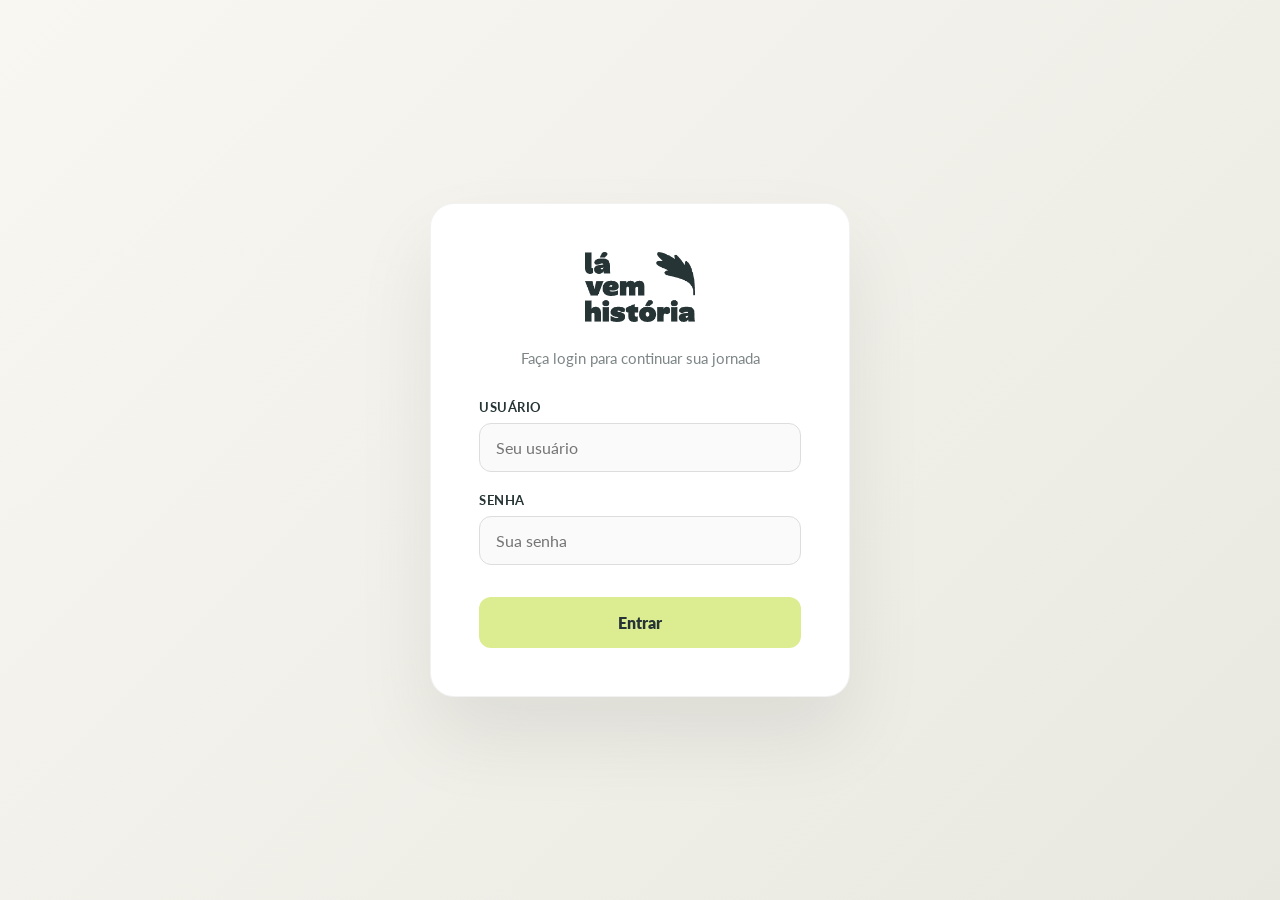
<file: index.html>
<!DOCTYPE html>
<html lang="pt-BR">
<head>
    <meta charset="UTF-8">
    <meta name="viewport" content="width=device-width, initial-scale=1.0">
    <title>Lá Vem História</title>
    <link rel="stylesheet" href="style.css">
    <link rel="stylesheet" href="https://cdnjs.cloudflare.com/ajax/libs/font-awesome/6.4.0/css/all.min.css">
    <link rel="preconnect" href="https://fonts.googleapis.com">
    <link rel="preconnect" href="https://fonts.gstatic.com" crossorigin>
    <link href="https://fonts.googleapis.com/css2?family=Lato:wght@400;700;800&display=swap" rel="stylesheet">
</head>
<body>
    <div class="app-container">
        <!-- Mobile Header (Visible only on small screens) -->
        <div class="mobile-top-bar">
            <svg xmlns="http://www.w3.org/2000/svg" width="20" height="24" viewBox="0 0 37 43" fill="none">
                <!-- Simple small logo shape for mobile -->
                <path d="M2.9553 0C2.40332 0.018443 1.87768 0.153823 1.44773 0.532996C1.14423 0.796534 0.956464 1.17702 0.928127 1.58726C0.756701 3.87521 4.973 7.34491 6.34426 8.99579C4.9907 8.9606 3.65883 8.6892 2.29901 8.90156C1.56995 9.01545 0.778594 9.24908 0.325112 9.89763C0.0753907 10.2544 -0.0494926 10.6907 0.0182584 11.1307C0.447991 13.9195 9.19776 16.6118 11.3955 18.2958C10.1298 18.46 7.90382 18.69 7.89503 20.5065C7.88667 22.2731 10.4527 22.8906 11.7244 23.3344C12.1216 23.473 12.6731 23.526 13.0903 23.6542C14.5241 24.1049 15.9728 24.3877 17.4307 24.7245C19.4071 25.1812 21.3405 25.7566 23.2185 26.5472C24.2081 26.9637 25.2569 27.2877 26.2342 27.7474C28.181 28.7234 30.2754 29.7948 31.8493 31.3556C32.5379 32.0298 33.0107 32.8412 33.5526 33.62C35.0855 35.823 35.3281 38.0565 35.3081 40.7245C35.3125 41.2234 35.3072 42.3367 35.4427 42.7559C35.5331 42.8207 35.6702 42.9462 35.8051 42.9741C35.985 43.0113 35.9406 43.0135 36.3381 42.947C36.7357 42.8805 37.0023 42.4028 37 42.2425C36.906 35.6863 36.8689 29.0526 35.3698 22.6378C35.289 22.2923 35.2108 21.9462 35.1203 21.6032C34.1434 18.1642 33.3437 14.5644 31.4466 11.5162C31.0079 10.8114 29.5222 9.07442 28.7361 8.98148C27.021 8.7787 27.6262 12.0311 27.4222 13.1776C27.2521 12.9038 27.0779 12.6303 26.9126 12.3526C24.9696 9.08756 22.6547 5.88657 19.9543 3.26005C19.452 2.74847 18.1812 2.0653 17.6305 2.85825C16.929 3.8685 17.7043 5.77173 17.8169 6.9212C17.4569 6.62554 17.059 6.36438 16.6935 6.07662C14.5382 4.37609 12.1268 3.19474 9.6551 2.0939C7.51745 1.14183 5.33604 0.0151575 2.9553 0ZM19.0035 4.60171C20.5178 6.08688 21.6429 7.6032 22.9387 9.28619C24.3257 11.0876 25.3075 13.0047 26.637 14.8227C27.0621 15.404 28.0063 15.7831 28.5511 15.1233C29.2097 14.2916 29.0965 12.2472 29.1015 11.2174C31.1445 13.3329 32.0199 16.5779 32.8213 19.3851C33.0896 20.325 33.3738 21.2576 33.6081 22.2076C34.3135 25.0667 34.7738 27.9853 34.9835 30.9287C35.0355 31.6014 35.145 32.4848 35.152 33.1355C34.6961 32.3478 34.2807 31.7543 33.7384 31.0378C31.1854 27.9786 27.4817 26.4409 23.9294 25.0404C21.193 23.9615 18.6267 23.2001 15.7466 22.6422C14.6295 22.4258 13.4968 21.9733 12.3655 21.7719C11.9574 21.6927 9.5684 20.916 9.56036 20.4915C10.0935 19.8205 12.661 20.193 13.2422 19.2056C13.3815 18.9691 13.4888 18.7721 13.4469 18.4823C13.2551 17.1577 11.3619 16.313 10.3686 15.7958C7.62703 14.3684 4.69177 13.4679 2.22272 11.5196C2.13338 11.4491 1.53752 10.9615 1.69147 10.8499C2.29612 10.4171 3.22838 10.5033 3.9298 10.5006C5.11633 10.496 6.31589 10.7856 7.49936 10.6445C7.98954 10.5861 8.53774 10.1543 8.50554 9.60009C8.45217 8.68471 7.45471 7.81975 6.89231 7.18055C5.95374 6.20239 2.65019 3.01629 2.56405 1.82244C2.6298 1.64472 2.9418 1.67131 3.10381 1.67069C4.9742 1.66608 7.5294 2.93728 9.24292 3.72856C11.0313 4.55441 12.7976 5.37524 14.4504 6.47837C15.2942 7.04154 17.4955 8.89442 18.2376 9.061C18.5756 9.13688 18.9387 9.05118 19.1862 8.79184C19.447 8.51853 19.5249 8.13156 19.517 7.75877C19.4947 6.71168 19.2725 5.60769 19.0035 4.60171Z" fill="#263435"/>
                <path d="M19.0035 4.60171C20.5178 6.08688 21.6429 7.6032 22.9387 9.28619C24.3257 11.0876 25.3075 13.0047 26.637 14.8227C27.0621 15.404 28.0063 15.7831 28.5511 15.1233C29.2097 14.2916 29.0965 12.2472 29.1015 11.2174C31.1445 13.3329 32.0199 16.5779 32.8213 19.3851C33.0896 20.325 33.3738 21.2576 33.6081 22.2076C34.3135 25.0667 34.7738 27.9853 34.9835 30.9287C35.0355 31.6014 35.145 32.4848 35.152 33.1355C34.6961 32.3478 34.2807 31.7543 33.7384 31.0378C31.1854 27.9786 27.4817 26.4409 23.9294 25.0404C21.193 23.9615 18.6267 23.2001 15.7466 22.6422C14.6295 22.4258 13.4968 21.9733 12.3655 21.7719C11.9574 21.6927 9.5684 20.916 9.56036 20.4915C10.0935 19.8205 12.661 20.193 13.2422 19.2056C13.3815 18.9691 13.4888 18.7721 13.4469 18.4823C13.2551 17.1577 11.3619 16.313 10.3686 15.7958C7.62703 14.3684 4.69177 13.4679 2.22272 11.5196C2.13338 11.4491 1.53752 10.9615 1.69147 10.8499C2.29612 10.4171 3.22838 10.5033 3.9298 10.5006C5.11633 10.496 6.31589 10.7856 7.49936 10.6445C7.98954 10.5861 8.53774 10.1543 8.50554 9.60009C8.45217 8.68471 7.45471 7.81975 6.89231 7.18055C5.95374 6.20239 2.65019 3.01629 2.56405 1.82244C2.6298 1.64472 2.9418 1.67131 3.10381 1.67069C4.9742 1.66608 7.5294 2.93728 9.24292 3.72856C11.0313 4.55441 12.7976 5.37524 14.4504 6.47837C15.2942 7.04154 17.4955 8.89442 18.2376 9.061C18.5756 9.13688 18.9387 9.05118 19.1862 8.79184C19.447 8.51853 19.5249 8.13156 19.517 7.75877C19.4947 6.71168 19.2725 5.60769 19.0035 4.60171Z" fill="#263435"/>
            </svg>
            <h1 class="mobile-title">Lá Vem História</h1>
            <button class="mobile-menu-btn" id="mobileMenuBtn">
                <i class="fa-solid fa-bars"></i>
            </button>
        </div>

        <div class="sidebar-backdrop" id="sidebarBackdrop"></div>
        <!-- Far Left Icon Menu -->
        <aside class="icon-menu">
            <div class="avatar-container">
                <img src="https://i.pravatar.cc/150?u=maria" alt="Maria Avatar" class="avatar">
            </div>
            
            <nav class="nav-icons">
                <div class="nav-item active">
                    <i class="fa-solid fa-rectangle-list"></i>
                    <span>Perguntas</span>
                </div>
                
                <div class="nav-item" id="searchNavToggle" style="position: relative;">
                    <svg xmlns="http://www.w3.org/2000/svg" width="24" height="24" viewBox="0 0 24 25" fill="none" style="margin-bottom: 8px;">
                      <path d="M18 9.75C18 6.84375 16.4062 4.125 13.875 2.625C11.2969 1.17188 8.15625 1.17188 5.625 2.625C3.04688 4.125 1.5 6.84375 1.5 9.75C1.5 12.7031 3.04688 15.4219 5.625 16.9219C8.15625 18.375 11.2969 18.375 13.875 16.9219C16.4062 15.4219 18 12.7031 18 9.75ZM16.0781 17.1562C14.3906 18.6562 12.1406 19.5 9.75 19.5C4.35938 19.5 0 15.1406 0 9.75C0 4.40625 4.35938 0 9.75 0C15.0938 0 19.5 4.40625 19.5 9.75C19.5 12.1875 18.6094 14.3906 17.1562 16.125L23.7656 22.7344C24.0469 23.0156 24.0469 23.5312 23.7656 23.8125C23.4844 24.0938 22.9688 24.0938 22.6875 23.8125L16.0781 17.1562Z" fill="#263435"/>
                    </svg>
                    <span>Buscar</span>
                    <input type="text" id="searchInput" class="search-input-field nav-search-input" placeholder="Buscar perguntas..." />
                </div>
                <div class="nav-item">
                    <svg xmlns="http://www.w3.org/2000/svg" width="24" height="24" viewBox="0 0 23 24" fill="none" style="margin-bottom: 8px;">
                      <path d="M9.70312 1.78125L9.04688 4.03125C8.90625 4.59375 8.48438 5.01562 8.01562 5.25C7.64062 5.4375 7.3125 5.625 6.98438 5.8125C6.5625 6.14062 5.95312 6.28125 5.39062 6.14062L3.14062 5.57812C3.04688 5.57812 3 5.57812 2.95312 5.57812C2.67188 5.90625 2.4375 6.23438 2.25 6.60938L2.01562 6.9375C1.82812 7.3125 1.64062 7.6875 1.5 8.0625C1.5 8.10938 1.54688 8.20312 1.59375 8.25L3.23438 9.89062C3.60938 10.3125 3.79688 10.9219 3.75 11.4375C3.75 11.625 3.75 11.8125 3.75 12C3.75 12.2344 3.75 12.4219 3.75 12.6094C3.79688 13.125 3.60938 13.6875 3.23438 14.1094L1.59375 15.7969C1.54688 15.8438 1.5 15.9375 1.5 15.9844C1.64062 16.3594 1.82812 16.7344 2.01562 17.1094L2.20312 17.4375C2.4375 17.7656 2.67188 18.1406 2.90625 18.4688C3 18.4688 3.04688 18.4688 3.14062 18.4688L5.39062 17.9062C5.95312 17.7656 6.5625 17.9062 6.98438 18.1875C7.3125 18.4219 7.64062 18.6094 8.01562 18.7969C8.48438 19.0312 8.90625 19.4531 9.04688 20.0156L9.70312 22.2656C9.70312 22.3125 9.75 22.3594 9.79688 22.4062C10.2656 22.5 10.7344 22.5 11.25 22.5C11.7188 22.5 12.1875 22.5 12.6562 22.4062C12.7031 22.3594 12.75 22.3125 12.75 22.2656L13.4062 20.0156C13.5469 19.4531 13.9688 19.0312 14.4375 18.7969C14.8125 18.6094 15.1406 18.4219 15.4688 18.1875C15.9375 17.9062 16.5 17.7656 17.0625 17.9062L19.3125 18.4688C19.4062 18.4688 19.4531 18.4688 19.5469 18.4688C19.7812 18.1406 20.0156 17.7656 20.25 17.4375L20.4375 17.1094C20.625 16.7344 20.8125 16.3594 20.9531 15.9844C20.9531 15.9375 20.9062 15.8438 20.8594 15.7969L19.2188 14.1094C18.8438 13.6875 18.6562 13.125 18.7031 12.6094C18.7031 12.4219 18.75 12.2344 18.75 12C18.75 11.8125 18.7031 11.625 18.7031 11.4375C18.6562 10.9219 18.8438 10.3125 19.2188 9.89062L20.8594 8.25C20.9062 8.20312 20.9531 8.10938 20.9531 8.0625C20.8125 7.6875 20.625 7.3125 20.4375 6.9375L20.25 6.60938C20.0156 6.23438 19.7812 5.90625 19.5469 5.57812C19.4531 5.57812 19.4062 5.57812 19.3125 5.57812L17.0625 6.14062C16.5 6.28125 15.9375 6.14062 15.4688 5.85938C15.1406 5.625 14.8125 5.4375 14.4375 5.25C13.9688 5.01562 13.5469 4.59375 13.4062 4.03125L12.75 1.78125C12.75 1.73438 12.7031 1.64062 12.6562 1.59375C12.1875 1.54688 11.7188 1.5 11.25 1.5C10.7344 1.5 10.2656 1.54688 9.79688 1.59375C9.75 1.64062 9.70312 1.73438 9.70312 1.78125ZM11.25 0C11.8594 0 12.4219 0.046875 13.0312 0.140625C13.125 0.1875 13.1719 0.1875 13.2656 0.234375C13.6875 0.46875 14.0625 0.890625 14.2031 1.35938L14.8594 3.60938C14.8594 3.70312 14.9531 3.84375 15.0938 3.89062C15.5156 4.07812 15.9375 4.3125 16.3125 4.59375C16.4531 4.6875 16.5938 4.73438 16.6875 4.6875L18.9375 4.125C19.4531 3.98438 20.0156 4.07812 20.4375 4.35938C20.4844 4.40625 20.5312 4.45312 20.5781 4.54688C20.9531 4.92188 21.2344 5.39062 21.5156 5.85938L21.75 6.1875V6.23438C21.9844 6.70312 22.2188 7.17188 22.4062 7.64062C22.4531 7.73438 22.4531 7.78125 22.4531 7.875C22.5 8.39062 22.3125 8.90625 21.9375 9.28125L20.2969 10.9688C20.25 11.0156 20.2031 11.1562 20.2031 11.2969C20.2031 11.5312 20.25 11.7656 20.25 12C20.25 12.2344 20.2031 12.4688 20.2031 12.7031C20.2031 12.8906 20.25 13.0312 20.2969 13.0781L21.9375 14.7656C22.3125 15.1406 22.5 15.6562 22.4531 16.1719C22.4531 16.2188 22.4531 16.3125 22.4062 16.4062C22.2188 16.875 21.9844 17.3438 21.75 17.8125L21.5156 18.1875C21.2344 18.6562 20.9531 19.0781 20.5781 19.5C20.5312 19.5938 20.4844 19.6406 20.4375 19.6875C20.0156 19.9688 19.4531 20.0625 18.9375 19.9219L16.6875 19.3594C16.5938 19.3125 16.4531 19.3594 16.3125 19.4531C15.9375 19.6875 15.5156 19.9219 15.0938 20.1562C14.9531 20.2031 14.8594 20.3438 14.8594 20.4375L14.2031 22.6406C14.0625 23.1562 13.6875 23.5781 13.2656 23.8125C13.1719 23.8594 13.125 23.8594 13.0312 23.9062C12.4219 23.9531 11.8594 24 11.25 24C10.6406 24 10.0312 23.9531 9.42188 23.9062C9.32812 23.8594 9.28125 23.8594 9.1875 23.8125C8.76562 23.5781 8.39062 23.1562 8.25 22.6406L7.59375 20.4375C7.59375 20.3438 7.5 20.2031 7.35938 20.1562C6.9375 19.9688 6.51562 19.7344 6.14062 19.4531C6 19.3594 5.85938 19.3594 5.76562 19.3594L3.51562 19.9219C3 20.0625 2.48438 19.9688 2.0625 19.6875C1.96875 19.6406 1.92188 19.5938 1.875 19.5469C1.5 19.125 1.21875 18.6562 0.9375 18.1875L0.75 17.8594L0.703125 17.8125C0.46875 17.3438 0.234375 16.875 0.046875 16.4062C0.046875 16.3125 0 16.2656 0 16.1719C0 15.6562 0.140625 15.1406 0.515625 14.7656L2.15625 13.0781C2.20312 13.0312 2.25 12.8906 2.25 12.7031C2.25 12.5156 2.25 12.2344 2.25 12C2.25 11.7656 2.25 11.5312 2.25 11.2969C2.25 11.1562 2.20312 11.0156 2.15625 10.9688L0.515625 9.28125C0.140625 8.90625 0 8.39062 0 7.875C0 7.78125 0.046875 7.73438 0.046875 7.64062C0.234375 7.17188 0.46875 6.70312 0.703125 6.23438L0.75 6.1875L0.9375 5.85938C1.21875 5.39062 1.54688 4.92188 1.875 4.54688C1.92188 4.45312 1.96875 4.40625 2.0625 4.35938C2.48438 4.07812 3 3.98438 3.51562 4.125L5.76562 4.6875C5.85938 4.73438 6 4.6875 6.14062 4.59375C6.51562 4.35938 6.9375 4.07812 7.35938 3.89062C7.5 3.84375 7.59375 3.70312 7.59375 3.60938L8.25 1.35938C8.39062 0.890625 8.76562 0.46875 9.1875 0.234375C9.28125 0.1875 9.32812 0.1875 9.42188 0.140625C10.0312 0.046875 10.6406 0 11.25 0ZM8.625 12C8.625 12.9844 9.09375 13.8281 9.9375 14.2969C10.7344 14.7656 11.7188 14.7656 12.5625 14.2969C13.3594 13.8281 13.875 12.9844 13.875 12C13.875 11.0625 13.3594 10.2188 12.5625 9.75C11.7188 9.28125 10.7344 9.28125 9.9375 9.75C9.09375 10.2188 8.625 11.0625 8.625 12ZM15.375 12C15.375 13.5 14.5781 14.8594 13.3125 15.6094C12 16.3125 10.4531 16.3125 9.1875 15.6094C7.875 14.8594 7.125 13.5 7.125 12C7.125 10.5469 7.875 9.1875 9.1875 8.4375C10.4531 7.73438 12 7.73438 13.3125 8.4375C14.5781 9.1875 15.375 10.5469 15.375 12Z" fill="#263435"/>
                    </svg>
                    <span>Configurações</span>
                </div>
                
                <div class="nav-item">
                    <svg xmlns="http://www.w3.org/2000/svg" width="24" height="24" viewBox="0 0 21 24" fill="none" style="margin-bottom: 8px;">
                      <path d="M3 0H18.75C19.9688 0 21 1.03125 21 2.25V17.25C21 18.2344 20.3438 19.0781 19.5 19.4062V22.5H20.25C20.625 22.5 21 22.875 21 23.25C21 23.6719 20.625 24 20.25 24H3C1.3125 24 0 22.6875 0 21V3C0 1.35938 1.3125 0 3 0ZM18 19.5H3C2.15625 19.5 1.5 20.2031 1.5 21C1.5 21.8438 2.15625 22.5 3 22.5H18V19.5ZM3 18H4.5V1.5H3C2.15625 1.5 1.5 2.20312 1.5 3V18.4219C1.92188 18.1875 2.4375 18 3 18ZM6 18H18.75C19.125 18 19.5 17.6719 19.5 17.25V2.25C19.5 1.875 19.125 1.5 18.75 1.5H6V18ZM8.25 6.75C8.25 6.375 8.57812 6 9 6H16.5C16.875 6 17.25 6.375 17.25 6.75C17.25 7.17188 16.875 7.5 16.5 7.5H9C8.57812 7.5 8.25 7.17188 8.25 6.75ZM8.25 11.25C8.25 10.875 8.57812 10.5 9 10.5H16.5C16.875 10.5 17.25 10.875 17.25 11.25C17.25 11.6719 16.875 12 16.5 12H9C8.57812 12 8.25 11.6719 8.25 11.25Z" fill="#263435"/>
                    </svg>
                    <span>Livro</span>
                </div>
            </nav>
            
            <div class="logout-container" style="flex-grow: 1; display: flex; flex-direction: column; justify-content: flex-end; margin-bottom: 24px;">
                <div class="nav-item" id="btnLogout" style="cursor: pointer;">
                    <i class="fa-solid fa-right-from-bracket"></i>
                    <span>Sair</span>
                </div>
            </div>
            
            <div class="bottom-logo">
                <svg xmlns="http://www.w3.org/2000/svg" width="37" height="43" viewBox="0 0 37 43" fill="none">
                  <path d="M2.9553 0C2.40332 0.018443 1.87768 0.153823 1.44773 0.532996C1.14423 0.796534 0.956464 1.17702 0.928127 1.58726C0.756701 3.87521 4.973 7.34491 6.34426 8.99579C4.9907 8.9606 3.65883 8.6892 2.29901 8.90156C1.56995 9.01545 0.778594 9.24908 0.325112 9.89763C0.0753907 10.2544 -0.0494926 10.6907 0.0182584 11.1307C0.447991 13.9195 9.19776 16.6118 11.3955 18.2958C10.1298 18.46 7.90382 18.69 7.89503 20.5065C7.88667 22.2731 10.4527 22.8906 11.7244 23.3344C12.1216 23.473 12.6731 23.526 13.0903 23.6542C14.5241 24.1049 15.9728 24.3877 17.4307 24.7245C19.4071 25.1812 21.3405 25.7566 23.2185 26.5472C24.2081 26.9637 25.2569 27.2877 26.2342 27.7474C28.181 28.7234 30.2754 29.7948 31.8493 31.3556C32.5379 32.0298 33.0107 32.8412 33.5526 33.62C35.0855 35.823 35.3281 38.0565 35.3081 40.7245C35.3125 41.2234 35.3072 42.3367 35.4427 42.7559C35.5331 42.8207 35.6702 42.9462 35.8051 42.9741C35.985 43.0113 35.9406 43.0135 36.3381 42.947C36.7357 42.8805 37.0023 42.4028 37 42.2425C36.906 35.6863 36.8689 29.0526 35.3698 22.6378C35.289 22.2923 35.2108 21.9462 35.1203 21.6032C34.1434 18.1642 33.3437 14.5644 31.4466 11.5162C31.0079 10.8114 29.5222 9.07442 28.7361 8.98148C27.021 8.7787 27.6262 12.0311 27.4222 13.1776C27.2521 12.9038 27.0779 12.6303 26.9126 12.3526C24.9696 9.08756 22.6547 5.88657 19.9543 3.26005C19.452 2.74847 18.1812 2.0653 17.6305 2.85825C16.929 3.8685 17.7043 5.77173 17.8169 6.9212C17.4569 6.62554 17.059 6.36438 16.6935 6.07662C14.5382 4.37609 12.1268 3.19474 9.6551 2.0939C7.51745 1.14183 5.33604 0.0151575 2.9553 0ZM19.0035 4.60171C20.5178 6.08688 21.6429 7.6032 22.9387 9.28619C24.3257 11.0876 25.3075 13.0047 26.637 14.8227C27.0621 15.404 28.0063 15.7831 28.5511 15.1233C29.2097 14.2916 29.0965 12.2472 29.1015 11.2174C31.1445 13.3329 32.0199 16.5779 32.8213 19.3851C33.0896 20.325 33.3738 21.2576 33.6081 22.2076C34.3135 25.0667 34.7738 27.9853 34.9835 30.9287C35.0355 31.6014 35.145 32.4848 35.152 33.1355C34.6961 32.3478 34.2807 31.7543 33.7384 31.0378C31.1854 27.9786 27.4817 26.4409 23.9294 25.0404C21.193 23.9615 18.6267 23.2001 15.7466 22.6422C14.6295 22.4258 13.4968 21.9733 12.3655 21.7719C11.9574 21.6927 9.5684 20.916 9.56036 20.4915C10.0935 19.8205 12.661 20.193 13.2422 19.2056C13.3815 18.9691 13.4888 18.7721 13.4469 18.4823C13.2551 17.1577 11.3619 16.313 10.3686 15.7958C7.62703 14.3684 4.69177 13.4679 2.22272 11.5196C2.13338 11.4491 1.53752 10.9615 1.69147 10.8499C2.29612 10.4171 3.22838 10.5033 3.9298 10.5006C5.11633 10.496 6.31589 10.7856 7.49936 10.6445C7.98954 10.5861 8.53774 10.1543 8.50554 9.60009C8.45217 8.68471 7.45471 7.81975 6.89231 7.18055C5.95374 6.20239 2.65019 3.01629 2.56405 1.82244C2.6298 1.64472 2.9418 1.67131 3.10381 1.67069C4.9742 1.66608 7.5294 2.93728 9.24292 3.72856C11.0313 4.55441 12.7976 5.37524 14.4504 6.47837C15.2942 7.04154 17.4955 8.89442 18.2376 9.061C18.5756 9.13688 18.9387 9.05118 19.1862 8.79184C19.447 8.51853 19.5249 8.13156 19.517 7.75877C19.4947 6.71168 19.2725 5.60769 19.0035 4.60171Z" fill="#263435"/>
                  <path d="M19.0035 4.60171C20.5178 6.08688 21.6429 7.6032 22.9387 9.28619C24.3257 11.0876 25.3075 13.0047 26.637 14.8227C27.0621 15.404 28.0063 15.7831 28.5511 15.1233C29.2097 14.2916 29.0965 12.2472 29.1015 11.2174C31.1445 13.3329 32.0199 16.5779 32.8213 19.3851C33.0896 20.325 33.3738 21.2576 33.6081 22.2076C34.3135 25.0667 34.7738 27.9853 34.9835 30.9287C35.0355 31.6014 35.145 32.4848 35.152 33.1355C34.6961 32.3478 34.2807 31.7543 33.7384 31.0378C31.1854 27.9786 27.4817 26.4409 23.9294 25.0404C21.193 23.9615 18.6267 23.2001 15.7466 22.6422C14.6295 22.4258 13.4968 21.9733 12.3655 21.7719C11.9574 21.6927 9.5684 20.916 9.56036 20.4915C10.0935 19.8205 12.661 20.193 13.2422 19.2056C13.3815 18.9691 13.4888 18.7721 13.4469 18.4823C13.2551 17.1577 11.3619 16.313 10.3686 15.7958C7.62703 14.3684 4.69177 13.4679 2.22272 11.5196C2.13338 11.4491 1.53752 10.9615 1.69147 10.8499C2.29612 10.4171 3.22838 10.5033 3.9298 10.5006C5.11633 10.496 6.31589 10.7856 7.49936 10.6445C7.98954 10.5861 8.53774 10.1543 8.50554 9.60009C8.45217 8.68471 7.45471 7.81975 6.89231 7.18055C5.95374 6.20239 2.65019 3.01629 2.56405 1.82244C2.6298 1.64472 2.9418 1.67131 3.10381 1.67069C4.9742 1.66608 7.5294 2.93728 9.24292 3.72856C11.0313 4.55441 12.7976 5.37524 14.4504 6.47837C15.2942 7.04154 17.4955 8.89442 18.2376 9.061C18.5756 9.13688 18.9387 9.05118 19.1862 8.79184C19.447 8.51853 19.5249 8.13156 19.517 7.75877C19.4947 6.71168 19.2725 5.60769 19.0035 4.60171Z" fill="#263435"/>
                </svg>
            </div>
        </aside>

        <!-- Floating Sidebar Menu -->
        <aside class="floating-menu">
            <header class="user-greeting">
                <h1>Olá, Maria!</h1>
                <div class="progress-container">
                    <div class="progress-bar">
                        <div class="progress-fill" style="width: 10%;"></div>
                    </div>
                    <span class="progress-text">10% respondido</span>
                </div>
            </header>
            
            <hr class="divider">
            
            <div class="chapter-list">
                <!-- Chapter 1 -->
                <div class="chapter">
                    <div class="chapter-header active">
                        <h2>Suas Raízes</h2>
                        <i class="fa-solid fa-circle-chevron-down"></i>
                    </div>
                    
                    <ul class="question-list">
                        <li class="question-item active" data-status="upcoming">
                            <i class="fa-solid fa-pencil"></i>
                            <span>Qual é o seu nome completo?</span>
                        </li>
                        <li class="question-item upcoming" data-status="upcoming">
                            <i class="fa-regular fa-circle"></i>
                            <span>Você gosta do seu nome? Ele combina com você?</span>
                        </li>
                        <li class="question-item upcoming" data-status="upcoming">
                            <i class="fa-regular fa-circle"></i>
                            <span>Seus pais escolheram esse nome por algum motivo especial? Você sabe qual?</span>
                        </li>
                        <li class="question-item upcoming" data-status="upcoming">
                            <i class="fa-regular fa-circle"></i>
                            <span>Tem algum nome que você acha que combinaria mais com você?</span>
                        </li>
                        <li class="question-item upcoming" data-status="upcoming">
                            <i class="fa-regular fa-circle"></i>
                            <span>Você tem algum apelido carinhoso? De onde ele veio?</span>
                        </li>
                        <li class="question-item upcoming" data-status="upcoming">
                            <i class="fa-regular fa-circle"></i>
                            <span>Quando e onde você nasceu?</span>
                        </li>
                        
                        <li class="question-item upcoming" data-status="upcoming">
                            <i class="fa-regular fa-circle"></i>
                            <span>Como era o lugar onde você nasceu? Uma cidade grande, uma cidade pequena, um interior?</span>
                        </li>
                        <li class="question-item upcoming" data-status="upcoming">
                            <i class="fa-regular fa-circle"></i>
                            <span>Você ainda tem alguma ligação com esse lugar hoje?</span>
                        </li>
                        <li class="question-item upcoming" data-status="upcoming">
                            <i class="fa-regular fa-circle"></i>
                            <span>Que horas do dia você nasceu? Isso era algo que sua família mencionava?</span>
                        </li>
                        <li class="question-item upcoming" data-status="upcoming">
                            <i class="fa-regular fa-circle"></i>
                            <span>Há algo sobre o dia do seu nascimento que seus pais sempre contavam?</span>
                        </li>
                    </ul>
                </div>
                
                <!-- Chapter 2 -->
                <div class="chapter">
                    <div class="chapter-header">
                        <h2>Quem Você Era</h2>
                        <i class="fa-solid fa-circle-chevron-down"></i>
                    </div>
                    <ul class="question-list">
                        <li class="question-item upcoming" data-status="upcoming">
                            <i class="fa-regular fa-circle"></i>
                            <span>Quais eram as coisas que você mais amava fazer quando era mais jovem?</span>
                        </li>
                        <li class="question-item upcoming" data-status="upcoming">
                            <i class="fa-regular fa-circle"></i>
                            <span>Que sonhos você tinha antes de formar a sua própria família?</span>
                        </li>
                        <li class="question-item upcoming" data-status="upcoming">
                            <i class="fa-regular fa-circle"></i>
                            <span>Havia alguma paixão ou hobby que você deixou pelo caminho?</span>
                        </li>
                    </ul>
                </div>
                
                <!-- Chapter 3 -->
                <div class="chapter">
                    <div class="chapter-header">
                        <h2>Seu Caminho</h2>
                        <i class="fa-solid fa-circle-chevron-down"></i>
                    </div>
                    <ul class="question-list">
                        <li class="question-item upcoming" data-status="upcoming">
                            <i class="fa-regular fa-circle"></i>
                            <span>Como você decidiu a sua área de atuação ou o que queria fazer da vida?</span>
                        </li>
                        <li class="question-item upcoming" data-status="upcoming">
                            <i class="fa-regular fa-circle"></i>
                            <span>Qual foi o maior desafio que você enfrentou na sua jornada profissional?</span>
                        </li>
                    </ul>
                </div>

                <!-- Chapter 4 -->
                <div class="chapter">
                    <div class="chapter-header">
                        <h2>Amor e Parceria</h2>
                        <i class="fa-solid fa-circle-chevron-down"></i>
                    </div>
                    <ul class="question-list">
                        <li class="question-item upcoming" data-status="upcoming">
                            <i class="fa-regular fa-circle"></i>
                            <span>Como você conheceu aquela pessoa especial que marcou a sua vida?</span>
                        </li>
                        <li class="question-item upcoming" data-status="upcoming">
                            <i class="fa-regular fa-circle"></i>
                            <span>Qual foi a lição mais valiosa que você aprendeu sobre relacionamentos?</span>
                        </li>
                    </ul>
                </div>

                <!-- Chapter 5 -->
                <div class="chapter">
                    <div class="chapter-header">
                        <h2>Ser Mãe</h2>
                        <i class="fa-solid fa-circle-chevron-down"></i>
                    </div>
                    <ul class="question-list">
                        <li class="question-item upcoming" data-status="upcoming">
                            <i class="fa-regular fa-circle"></i>
                            <span>Como foi a experiência e o sentimento quando você descobriu que seria mãe?</span>
                        </li>
                        <li class="question-item upcoming" data-status="upcoming">
                            <i class="fa-regular fa-circle"></i>
                            <span>O que mais mudou em você depois da maternidade?</span>
                        </li>
                    </ul>
                </div>
            </div>
        </aside>

        <!-- Main Content Area -->
        <main class="main-content">
            <div class="content-wrapper">
                
                <!-- Content Header -->
                <div class="content-header">
                    <div class="top-bar">
                        <span class="tag">Suas Raízes</span>
                    </div>
                    <h2 class="main-question">Qual é o seu nome completo?</h2>
                </div>
                
                <!-- Answer Area -->
                <div class="answer-area">
                    <div class="text-content">
                        <textarea class="answer-input" placeholder="Escreva aqui ou clique no microfone para começar a ditar a sua resposta..."></textarea>
                        <div id="dynamicAudio" class="dynamic-audio-container"></div>
                    </div>
                    
                    <div class="media-controls">
                        <div class="media-thumbnails" id="dynamicThumbnails">
                           <!-- Images will be injected here dynamically -->
                        </div>

                        <div class="actions-left">
                            <input type="file" id="imageUploadInput" accept="image/*" multiple style="display: none;">
                            <button class="action-btn" id="btnUploadImage">
                                <i class="fa-regular fa-image"></i>
                                <span>Imagem</span>
                            </button>
                            <button class="action-btn" id="btnUploadAudio">
                                <svg xmlns="http://www.w3.org/2000/svg" width="12" height="12" viewBox="0 0 12 12" fill="none" class="fa-regular">
                                  <path d="M6.01172 1.125C4.25391 1.125 2.66016 2.0625 1.76953 3.5625C0.902344 5.08594 0.902344 6.9375 1.76953 8.4375C2.66016 9.96094 4.25391 10.875 6.01172 10.875C7.74609 10.875 9.33984 9.96094 10.2305 8.4375C11.0977 6.9375 11.0977 5.08594 10.2305 3.5625C9.33984 2.0625 7.74609 1.125 6.01172 1.125ZM6.01172 12C3.85547 12 1.88672 10.875 0.808594 9C-0.269531 7.14844 -0.269531 4.875 0.808594 3C1.88672 1.14844 3.85547 0 6.01172 0C8.14453 0 10.1133 1.14844 11.1914 3C12.2695 4.875 12.2695 7.14844 11.1914 9C10.1133 10.875 8.14453 12 6.01172 12ZM6.01172 3.375V8.625C6.01172 8.95312 5.75391 9.1875 5.44922 9.1875C5.12109 9.1875 4.88672 8.95312 4.88672 8.625V3.375C4.88672 3.07031 5.12109 2.8125 5.44922 2.8125C5.75391 2.8125 6.01172 3.07031 6.01172 3.375ZM7.88672 4.6875V7.3125C7.88672 7.64062 7.62891 7.875 7.32422 7.875C6.99609 7.875 6.76172 7.64062 6.76172 7.3125V4.6875C6.76172 4.38281 6.99609 4.125 7.32422 4.125C7.62891 4.125 7.88672 4.38281 7.88672 4.6875ZM4.13672 5.0625V6.9375C4.13672 7.26562 3.87891 7.5 3.57422 7.5C3.24609 7.5 3.01172 7.26562 3.01172 6.9375V5.0625C3.01172 4.75781 3.24609 4.5 3.57422 4.5C3.87891 4.5 4.13672 4.75781 4.13672 5.0625ZM9.76172 5.625V6.375C9.76172 6.70312 9.50391 6.9375 9.19922 6.9375C8.87109 6.9375 8.63672 6.70312 8.63672 6.375V5.625C8.63672 5.32031 8.87109 5.0625 9.19922 5.0625C9.50391 5.0625 9.76172 5.32031 9.76172 5.625Z" fill="#263435"/>
                                </svg>
                                <span>Áudio</span>
                            </button>
                        </div>
                        
                        <div class="actions-right">
                            <button class="record-btn" id="btnDictate">
                                <svg xmlns="http://www.w3.org/2000/svg" width="9" height="12" viewBox="0 0 9 12" fill="none" class="text-dark">
                                  <path d="M5.25 2.25C5.25 1.64062 4.73438 1.125 4.125 1.125C3.49219 1.125 3 1.64062 3 2.25V6C3 6.63281 3.49219 7.125 4.125 7.125C4.73438 7.125 5.25 6.63281 5.25 6V2.25ZM1.875 2.25C1.875 1.00781 2.88281 0 4.125 0C5.36719 0 6.375 1.00781 6.375 2.25V6C6.375 7.24219 5.36719 8.25 4.125 8.25C2.88281 8.25 1.875 7.24219 1.875 6V2.25ZM1.125 5.0625V6C1.125 7.66406 2.46094 9 4.125 9C5.76562 9 7.125 7.66406 7.125 6V5.0625C7.125 4.75781 7.35938 4.5 7.6875 4.5C7.99219 4.5 8.25 4.75781 8.25 5.0625V6C8.25 8.10938 6.67969 9.82031 4.6875 10.1016V10.875H5.8125C6.11719 10.875 6.375 11.1328 6.375 11.4375C6.375 11.7656 6.11719 12 5.8125 12H2.4375C2.10938 12 1.875 11.7656 1.875 11.4375C1.875 11.1328 2.10938 10.875 2.4375 10.875H3.5625V10.1016C1.54688 9.82031 0 8.10938 0 6V5.0625C0 4.75781 0.234375 4.5 0.5625 4.5C0.867188 4.5 1.125 4.75781 1.125 5.0625Z" fill="#263435"/>
                                </svg>
                                <svg xmlns="http://www.w3.org/2000/svg" width="15" height="12" viewBox="0 0 15 12" fill="none" class="text-light">
                                  <path d="M7.5 0C7.80469 0 8.0625 0.257812 8.0625 0.5625V11.4375C8.0625 11.7656 7.80469 12 7.5 12C7.17188 12 6.9375 11.7656 6.9375 11.4375V0.5625C6.9375 0.257812 7.17188 0 7.5 0ZM12.1875 1.5C12.4922 1.5 12.75 1.75781 12.75 2.0625V9.9375C12.75 10.2656 12.4922 10.5 12.1875 10.5C11.8594 10.5 11.625 10.2656 11.625 9.9375V2.0625C11.625 1.75781 11.8594 1.5 12.1875 1.5ZM5.0625 2.25C5.36719 2.25 5.625 2.50781 5.625 2.8125V9.1875C5.625 9.51562 5.36719 9.75 5.0625 9.75C4.73438 9.75 4.5 9.51562 4.5 9.1875V2.8125C4.5 2.50781 4.73438 2.25 5.0625 2.25ZM9.9375 3C10.2422 3 10.5 3.25781 10.5 3.5625V8.4375C10.5 8.76562 10.2422 9 9.9375 9C9.60938 9 9.375 8.76562 9.375 8.4375V3.5625C9.375 3.25781 9.60938 3 9.9375 3ZM2.8125 4.5C3.11719 4.5 3.375 4.75781 3.375 5.0625V6.9375C3.375 7.26562 3.11719 7.5 2.8125 7.5C2.48438 7.5 2.25 7.26562 2.25 6.9375V5.0625C2.25 4.75781 2.48438 4.5 2.8125 4.5ZM0.5625 5.25C0.867188 5.25 1.125 5.50781 1.125 5.8125V6.1875C1.125 6.51562 0.867188 6.75 0.5625 6.75C0.234375 6.75 0 6.51562 0 6.1875V5.8125C0 5.50781 0.234375 5.25 0.5625 5.25ZM14.4375 5.25C14.7422 5.25 15 5.50781 15 5.8125V6.1875C15 6.51562 14.7422 6.75 14.4375 6.75C14.1094 6.75 13.875 6.51562 13.875 6.1875V5.8125C13.875 5.50781 14.1094 5.25 14.4375 5.25Z" fill="#263435" fill-opacity="0.5"/>
                                </svg>
                            </button>
                        </div>
                    </div>
                </div>

                <!-- Navigation Footer -->
                <div class="nav-footer">
                    <button class="nav-btn icon-only" id="btnPrevQuestion">
                        <svg xmlns="http://www.w3.org/2000/svg" width="7" height="12" viewBox="0 0 7 12" fill="none">
                          <path d="M0.205078 5.42773L5.45508 0.205078C5.70117 -0.0683594 6.11133 -0.0683594 6.38477 0.205078C6.63086 0.451172 6.63086 0.861328 6.38477 1.10742L1.57227 5.89258L6.35742 10.7051C6.63086 10.9512 6.63086 11.3613 6.35742 11.6074C6.11133 11.8809 5.70117 11.8809 5.45508 11.6074L0.205078 6.35742C-0.0683594 6.11133 -0.0683594 5.70117 0.205078 5.42773Z" fill="#263435"/>
                        </svg>
                    </button>
                    <button class="nav-btn text-icon" id="btnNextQuestion">
                        <span>Próxima</span>
                        <svg xmlns="http://www.w3.org/2000/svg" width="7" height="12" viewBox="0 0 7 12" fill="none">
                          <path d="M6.38477 5.42773C6.63086 5.70117 6.63086 6.11133 6.38477 6.35742L1.13477 11.6074C0.861328 11.8809 0.451172 11.8809 0.205078 11.6074C-0.0683594 11.3613 -0.0683594 10.9512 0.205078 10.7051L4.99023 5.91992L0.205078 1.10742C-0.0683594 0.861328 -0.0683594 0.451172 0.205078 0.205078C0.451172 -0.0683594 0.861328 -0.0683594 1.10742 0.205078L6.38477 5.42773Z" fill="#263435"/>
                        </svg>
                    </button>
                </div>
            </div>
        </main>
    </div>

    <!-- Image Modal -->
    <div id="imageModal" class="image-modal">
        <div class="image-modal-content">
            <img id="imageModalImg" src="" alt="Ampliada">
            <div class="image-modal-actions">
                <button id="btnDeleteImage" class="modal-btn delete-btn"><i class="fa-solid fa-trash"></i> Excluir</button>
                <button id="btnCloseModal" class="modal-btn close-btn"><i class="fa-solid fa-xmark"></i> Fechar</button>
            </div>
        </div>
    </div>

    <!-- Audio Record Modal -->
    <div id="audioRecordModal" class="image-modal">
        <div class="audio-modal-content">
            <div class="record-indicator">
                <div class="pulse-circle" id="recordPulse"></div>
                <span id="recordTimer">10s</span>
            </div>
            
            <div class="audio-preview-container" id="audioPreviewContainer" style="display: none;">
                <audio id="audioModalPlayer" controls></audio>
            </div>
            
            <p id="recordStatusText" class="record-status-text">Pronto para gravar?</p>
            
            <div class="image-modal-actions">
                <button id="btnRecordCancel" class="modal-btn close-btn"><i class="fa-solid fa-xmark"></i> Fechar</button>
                <button id="btnRecordStart" class="modal-btn delete-btn" style="background: var(--color-text-dark); color: white;"><i class="fa-solid fa-microphone"></i> Gravar</button>
                <button id="btnRecordStop" class="modal-btn delete-btn" style="display: none; background: #ff4757; color: white;"><i class="fa-solid fa-stop"></i> Parar</button>
                <button id="btnRecordDiscard" class="modal-btn delete-btn" style="display: none;"><i class="fa-solid fa-trash"></i> Descartar</button>
                <button id="btnRecordSave" class="modal-btn" style="display: none; background: var(--color-accent-green); color: var(--color-text-dark);"><i class="fa-solid fa-check"></i> Anexar</button>
            </div>
        </div>
    </div>

    <!-- Audio Playback Modal -->
    <div id="audioPlaybackModal" class="image-modal">
        <div class="audio-modal-content">
            <audio id="audioPlaybackPlayer" controls style="width: 100%;"></audio>
            <div class="image-modal-actions">
                <button id="btnDeleteAudioPlayback" class="modal-btn delete-btn"><i class="fa-solid fa-trash"></i> Excluir</button>
                <button id="btnCloseAudioPlayback" class="modal-btn close-btn"><i class="fa-solid fa-xmark"></i> Fechar</button>
            </div>
        </div>
    </div>

    <script src="main.js"></script>
</body>
</html>
</file>
<file: style.css>
:root {
    --bg-main: #f8f7f2;
    --bg-content: #f8f7f0;
    --color-text-dark: #263435;
    --color-text-muted: rgba(38, 52, 53, 0.6);
    --color-accent-green: #dced91;
    --color-progress: #17bf9d;
    --shadow-menu: 0px 38px 38px 0px rgba(0,0,0,0.09), 0px 9px 21px 0px rgba(0,0,0,0.1);
    --shadow-photo: 0px 50px 30px 0px rgba(0,0,0,0.05), 0px 22px 22px 0px rgba(0,0,0,0.09);
    --border-btn: rgba(38, 52, 53, 0.5);
    
    --font-heading: 'Lato', sans-serif;
    --font-body: 'Lato', sans-serif;
}

* {
    box-sizing: border-box;
    margin: 0;
    padding: 0;
}

body {
    background-color: var(--bg-main);
    color: var(--color-text-dark);
    font-family: var(--font-body);
    height: 100vh;
    overflow: hidden;
}

button, input, select, textarea {
    font-family: inherit;
}

.app-container {
    display: flex;
    height: 100vh;
    position: relative;
    padding: 24px 0;
    box-sizing: border-box;
    overflow: hidden;
}

/* ==================================
   ICON MENU (Far Left)
   ================================== */
.icon-menu {
    width: 110px;
    display: flex;
    flex-direction: column;
    align-items: center;
    padding: 24px 0;
    flex-shrink: 0;
}

.avatar-container {
    width: 64px;
    height: 64px;
    border-radius: 50%;
    overflow: hidden;
    margin-bottom: 24px;
}

.avatar-container img {
    width: 100%;
    height: 100%;
    object-fit: cover;
}

.nav-icons {
    display: flex;
    flex-direction: column;
    gap: 24px;
    align-items: center;
    flex-grow: 1;
}

.nav-item {
    display: flex;
    flex-direction: column;
    align-items: center;
    justify-content: center;
    width: 78px;
    height: 74px;
    border-radius: 8px;
    color: var(--color-text-dark);
    cursor: pointer;
    transition: background-color 0.2s;
}

.nav-item i {
    font-size: 24px;
    margin-bottom: 8px;
}

.nav-item span {
    font-size: 11px;
}

.nav-item.active {
    background-color: rgba(220, 237, 145, 0.2);
}

.nav-item:hover:not(.active) {
    background-color: rgba(0, 0, 0, 0.03);
}

.bottom-logo {
    margin-top: auto;
    color: var(--color-text-dark);
}

/* ==================================
   FLOATING SIDEBAR
   ================================== */
.floating-menu {
    width: 335px;
    height: 100%;
    background-color: var(--bg-main);
    border: 1px solid rgba(38, 52, 53, 0.1);
    border-radius: 32px;
    box-shadow: var(--shadow-menu);
    display: flex;
    flex-direction: column;
    padding: 24px;
    flex-shrink: 0;
    margin-left: -5px; /* Pull it a bit inside */
    z-index: 10;
    box-sizing: border-box;
}

.user-greeting {
    margin-bottom: 16px;
}

.user-greeting h1 {
    font-size: 18px;
    font-weight: 700;
    margin-bottom: 8px;
}

.progress-container {
    display: flex;
    flex-direction: column;
    gap: 6px;
}

.progress-bar {
    width: 100%;
    height: 5px;
    background-color: rgba(23, 191, 157, 0.1);
    border: 1px solid rgba(23, 191, 157, 0.6);
    border-radius: 4px;
    position: relative;
}

.progress-fill {
    position: absolute;
    top: -1px;
    left: 0;
    height: 5px;
    background-color: var(--color-progress);
    border-radius: 4px;
}

.progress-text {
    font-size: 12px;
    font-weight: 600;
}

.divider {
    border: none;
    height: 1px;
    background: linear-gradient(90deg, rgba(38,52,53,1) 0%, rgba(38,52,53,0) 100%);
    opacity: 0.24;
    margin: 16px 0;
}

.chapter-list {
    display: flex;
    flex-direction: column;
    gap: 16px;
    flex-grow: 1;
    overflow-y: auto;
}

/* Remove default scrollbar */
.chapter-list::-webkit-scrollbar {
    width: 0;
    background: transparent;
}

.chapter-header {
    background-color: var(--color-accent-green);
    border-radius: 8px;
    padding: 12px 16px;
    display: flex;
    justify-content: space-between;
    align-items: center;
    cursor: pointer;
    transition: transform 0.2s ease;
}
.chapter-header:hover { transform: scale(0.98); }

.chapter-header i {
    transition: transform 0.3s ease;
}

.chapter.open .chapter-header i {
    transform: rotate(180deg);
}

.chapter-header h2 {
    font-size: 15px;
    font-weight: 700;
}

.question-list {
    list-style: none;
    padding-left: 8px;
    display: none;
    flex-direction: column;
    gap: 8px;
    margin-top: 8px;
}

.chapter.open .question-list {
    display: flex;
}

.question-item {
    display: flex;
    align-items: flex-start;
    gap: 12px;
    padding: 8px 12px;
    border-radius: 8px;
    font-size: 13px;
    cursor: pointer;
    transition: background 0.2s;
}

.question-item.completed {
    color: var(--color-text-dark);
    opacity: 0.6;
    font-weight: 400;
}
.question-item.completed i {
    font-size: 12px;
    margin-top: 4px;
}

.question-item.active {
    background-color: rgba(220, 237, 145, 0.2);
    border: 1px solid var(--color-accent-green);
    color: var(--color-text-dark);
    opacity: 1;
    font-weight: 700;
}
.question-item.active i {
    margin-top: 4px;
    font-size: 12px;
}

.question-item.upcoming {
    background-color: rgba(255, 255, 255, 0.37);
    color: var(--color-text-dark);
    opacity: 1;
    font-weight: 400;
}
.question-item.upcoming i {
    margin-top: 4px;
    font-size: 12px;
    color: var(--color-text-dark);
}
.question-item:hover { background-color: rgba(255,255,255, 0.6); }

/* ==================================
   MAIN CONTENT AREA
   ================================== */
.main-content {
    flex-grow: 1;
    background-color: var(--bg-content);
    position: relative;
    height: 100%;
    overflow: hidden;
}

.content-wrapper {
    max-width: 1700px;
    margin: 0 auto;
    padding: 40px 100px;
    height: 100%;
    display: flex;
    flex-direction: column;
}

.content-header {
    margin-bottom: 24px;
}

.top-bar {
    display: flex;
    justify-content: space-between;
    align-items: center;
    margin-bottom: 16px;
}

.tag {
    background-color: var(--color-accent-green);
    font-size: 12px;
    font-weight: 800;
    padding: 8px 12px;
    border-radius: 8px;
    text-transform: uppercase;
    letter-spacing: 0.5px;
}

.icon-btn.rounded {
    width: 36px;
    height: 36px;
    border-radius: 50%;
    border: none;
    background: transparent;
    display: flex;
    align-items: center;
    justify-content: center;
    cursor: pointer;
    font-size: 16px;
    transition: background 0.2s;
}
.icon-btn.rounded:hover { background: rgba(0,0,0,0.05); }

.main-question {
    font-size: 48px;
    font-weight: 800;
    line-height: 1.1;
    color: var(--color-text-dark);
}

.answer-area {
    background-color: rgba(255, 255, 255, 0.58);
    border-radius: 16px;
    padding: 32px;
    display: flex;
    flex-direction: column;
    flex-grow: 1;
    justify-content: space-between;
    min-height: 0;
    overflow: hidden;
}

.text-content {
    flex-grow: 1;
    overflow-y: hidden;
    padding-right: 12px;
    display: flex;
    flex-direction: column;
}

.text-content p {
    font-size: 16px;
    line-height: 1.6;
    color: var(--color-text-dark);
    max-width: 800px;
}

.answer-input {
    width: 100%;
    flex-grow: 1;
    height: auto;
    min-height: 100px;
    background: transparent;
    border: none;
    resize: none;
    font-family: var(--font-body);
    font-size: 16px;
    line-height: 1.6;
    color: var(--color-text-dark);
    outline: none;
    overflow-y: auto;
}

.answer-input::placeholder {
    color: var(--color-text-muted);
    font-style: italic;
}

.media-controls {
    display: flex;
    justify-content: space-between;
    align-items: center;
    padding-top: 16px;
    position: relative;
    z-index: 50;
}

.media-thumbnails {
    position: absolute;
    left: 50%;
    transform: translateX(-50%);
    bottom: 20px;
    display: flex;
    align-items: flex-end;
    z-index: 100;
    pointer-events: auto;
}

.thumbnail {
    width: 80px;
    height: 80px;
    border-radius: 16px;
    background: white;
    box-shadow: var(--shadow-photo);
    overflow: hidden;
    position: relative;
    border: 3px solid white;
}

.thumbnail img {
    width: 100%;
    height: 100%;
    object-fit: cover;
}

.thumbnail.t1 {
    transform: rotate(4deg);
    z-index: 2;
}
.thumbnail.t2 {
    transform: rotate(-9deg);
    margin-left: -20px;
    z-index: 1;
}

.actions-left {
    display: flex;
    gap: 12px;
    z-index: 10;
}

.action-btn {
    display: flex;
    align-items: center;
    gap: 6px;
    padding: 6px 12px;
    border-radius: 20px;
    border: 1px solid var(--border-btn);
    background: transparent;
    cursor: pointer;
    font-family: var(--font-body);
    font-size: 11px;
    font-weight: 600;
    text-transform: uppercase;
    letter-spacing: 0.5px;
    color: var(--color-text-dark);
    transition: all 0.2s ease;
}

.action-btn i {
    font-size: 14px;
}

.action-btn:hover:not(:disabled) { background: rgba(255,255,255,0.8); transform: translateY(-1px); }

.action-btn:disabled {
    opacity: 0.4;
    cursor: not-allowed;
    background: transparent;
    pointer-events: none;
}

.actions-right {
    z-index: 10;
}

.record-btn {
    display: flex;
    align-items: center;
    gap: 4px;
    padding: 6px 12px;
    border-radius: 20px;
    border: 1px solid var(--border-btn);
    background: transparent;
    cursor: pointer;
    font-size: 14px;
    transition: background 0.2s;
}
.record-btn:hover { background: rgba(0,0,0,0.05); }

.record-btn.dictating {
    background: rgba(255, 71, 87, 0.1);
    border-color: #ff4757;
    animation: pulse-red 1.5s infinite;
}
.record-btn.dictating .text-dark path, .record-btn.dictating .text-light path {
    fill: #ff4757;
    fill-opacity: 1;
}

.text-dark { color: var(--color-text-dark); }
.text-light { color: rgba(38, 52, 53, 0.5); }

/* Footer navigation */
.nav-footer {
    display: flex;
    justify-content: space-between;
    margin-top: 32px;
}

.nav-btn.icon-only {
    width: 40px;
    height: 40px;
    border: 1px solid var(--color-text-dark);
    background: transparent;
    border-radius: 8px;
    display: flex;
    align-items: center;
    justify-content: center;
    cursor: pointer;
    transition: all 0.2s;
}

.nav-btn.text-icon {
    height: 40px;
    border: 1px solid var(--color-text-dark);
    background: transparent;
    border-radius: 8px;
    display: flex;
    align-items: center;
    justify-content: center;
    gap: 8px;
    padding: 0 16px;
    cursor: pointer;
    font-family: var(--font-body);
    font-weight: 700;
    transition: all 0.2s;
}

.nav-btn:hover {
    background: var(--color-text-dark);
    color: white;
}

/* ==================================
   MOBILE HEADER & OVERLAYS
   ================================== */
.mobile-top-bar {
    display: none;
    align-items: center;
    justify-content: space-between;
    padding: 16px 24px;
    background-color: var(--bg-main);
    border-bottom: 1px solid rgba(0,0,0,0.05);
    z-index: 50;
    width: 100%;
}

.mobile-title {
    font-size: 16px;
    font-weight: 800;
    color: var(--color-text-dark);
    flex-grow: 1;
    margin-left: 12px;
}

.mobile-menu-btn {
    background: none;
    border: none;
    font-size: 24px;
    color: var(--color-text-dark);
    cursor: pointer;
}

.sidebar-backdrop {
    position: fixed;
    top: 0;
    left: 0;
    width: 100vw;
    height: 100vh;
    background: rgba(0, 0, 0, 0.4);
    z-index: 30;
    opacity: 0;
    visibility: hidden;
    transition: all 0.3s ease;
}

.sidebar-backdrop.active {
    opacity: 1;
    visibility: visible;
}

/* ==================================
   SEARCH & FILTER
   ================================== */
.search-btn {
    display: none;
}

.search-input-field {
    display: none;
}

.nav-search-input {
    display: block;
    position: absolute;
    left: 90px; /* Slide right next to nav item */
    top: 50%;
    transform: translateY(-50%);
    background: var(--bg-main);
    border: 1px solid var(--color-accent-green);
    border-radius: 8px;
    padding: 8px 12px;
    width: 0;
    opacity: 0;
    visibility: hidden;
    z-index: 100;
    box-shadow: var(--shadow-photo);
    transition: all 0.3s ease;
    font-size: 14px;
    font-family: var(--font-body);
    outline: none;
    color: var(--color-text-dark);
}

.nav-search-input.active {
    width: 200px;
    opacity: 1;
    visibility: visible;
}

/* ==================================
   DYNAMIC AUDIO PLAYER
   ================================== */
.dynamic-audio-container {
    margin-top: 16px;
    display: flex;
    flex-direction: column;
    gap: 8px;
}
.audio-wrapper {
    display: flex;
    align-items: center;
    background: #f1f2f6;
    padding: 8px 16px;
    border-radius: 24px;
    gap: 12px;
    width: fit-content;
    box-shadow: 0 4px 6px rgba(0,0,0,0.05);
}
.audio-wrapper audio {
    height: 36px;
    outline: none;
}
.delete-audio-btn {
    background: transparent;
    border: none;
    color: #ff4757;
    cursor: pointer;
    font-size: 16px;
    padding: 8px;
    transition: transform 0.2s ease;
}
.delete-audio-btn:hover {
    transform: scale(1.15);
}

/* ==================================
   IMAGE MODAL LAZY VIEW
   ================================== */
.image-modal {
    position: fixed;
    top: 0; left: 0; width: 100vw; height: 100vh;
    background: rgba(0,0,0,0.85);
    display: flex;
    align-items: center; justify-content: center;
    z-index: 1000;
    opacity: 0;
    visibility: hidden;
    backdrop-filter: blur(4px);
    transition: all 0.3s ease;
}

.image-modal.active {
    opacity: 1;
    visibility: visible;
}

.image-modal-content {
    display: flex;
    flex-direction: column;
    align-items: center;
    max-width: 90vw;
    max-height: 90vh;
}

.image-modal-content img {
    max-width: 100%;
    max-height: 70vh;
    border-radius: 12px;
    box-shadow: 0 20px 40px rgba(0,0,0,0.3);
}

.image-modal-actions {
    margin-top: 24px;
    display: flex;
    gap: 16px;
}

.modal-btn {
    padding: 10px 24px;
    border-radius: 20px;
    border: none;
    font-family: var(--font-body);
    font-weight: 700;
    font-size: 14px;
    cursor: pointer;
    display: flex;
    align-items: center;
    gap: 8px;
    transition: all 0.2s ease;
}

.modal-btn.delete-btn {
    background: rgba(255, 71, 87, 0.9);
    color: white;
}
.modal-btn.delete-btn:hover { background: #ff4757; transform: scale(1.05); }

.modal-btn.close-btn {
    background: white;
    color: var(--color-text-dark);
}
.modal-btn.close-btn:hover { background: #f1f2f6; transform: scale(1.05); }

/* ==================================
   AUDIO RECORDER MODAL
   ================================== */
.audio-modal-content {
    background: white;
    border-radius: 20px;
    padding: 32px;
    display: flex;
    flex-direction: column;
    align-items: center;
    width: 320px;
    text-align: center;
    box-shadow: 0 20px 40px rgba(0,0,0,0.3);
}

.record-indicator {
    display: flex;
    flex-direction: column;
    align-items: center;
    gap: 16px;
    margin-bottom: 24px;
}

.pulse-circle {
    width: 80px;
    height: 80px;
    border-radius: 50%;
    background-color: #ff4757;
    opacity: 0.2;
    transition: all 0.3s ease;
}

.pulse-circle.recording {
    opacity: 1;
    animation: pulse-red 1.5s infinite;
}

#recordTimer {
    font-size: 32px;
    font-weight: 800;
    color: var(--color-text-dark);
}

.record-status-text {
    font-size: 14px;
    color: var(--color-text-muted);
    margin-top: -8px;
    margin-bottom: 8px;
}

.audio-preview-container {
    width: 100%;
    margin-bottom: 16px;
}
.audio-preview-container audio {
    width: 100%;
}

@keyframes pulse-red {
    0% { transform: scale(0.95); box-shadow: 0 0 0 0 rgba(255, 71, 87, 0.7); }
    70% { transform: scale(1); box-shadow: 0 0 0 15px rgba(255, 71, 87, 0); }
    100% { transform: scale(0.95); box-shadow: 0 0 0 0 rgba(255, 71, 87, 0); }
}

/* ==================================
   RESPONSIVENESS
   ================================== */

/* TABLETS (Max 1024px) */
@media (max-width: 1024px) {
    .content-wrapper {
        padding: 40px 30px;
    }
    
    .floating-menu {
        width: 300px;
    }

    .main-question {
        font-size: 36px;
    }
}

/* MOBILE (Max 768px) */
@media (max-width: 768px) {
    body {
        overflow-y: auto;
    }

    .app-container {
        flex-direction: column;
        padding: 0;
        height: auto;
        min-height: 100vh;
        overflow: visible;
    }

    .mobile-top-bar {
        display: flex;
        position: sticky;
        top: 0;
    }

    /* Transform Far Left Menu into a Bottom Nav or hide it */
    .icon-menu {
        display: none; /* We hide the side icon menu on mobile for simplicity, or we could make it a bottom nav */
    }

    /* Transform Floating Sidebar into Off-Canvas Menu */
    .floating-menu {
        position: fixed;
        top: 0;
        right: -320px;
        width: 300px;
        height: 100vh;
        margin: 0;
        border-radius: 0;
        z-index: 40;
        transition: right 0.3s ease;
    }

    .floating-menu.open {
        right: 0;
    }

    .main-content {
        height: auto;
        overflow: visible;
    }

    .content-wrapper {
        padding: 24px;
    }

    .main-question {
        font-size: 28px;
    }

    .answer-area {
        padding: 24px 16px;
        min-height: 400px;
    }

    .media-controls {
        flex-direction: column;
        align-items: stretch;
        gap: 16px;
    }

    .actions-left, .actions-right {
        justify-content: space-between;
        width: 100%;
    }

    .media-thumbnails {
        position: static;
        margin: 16px 0;
        justify-content: center;
    }
}
</file>
